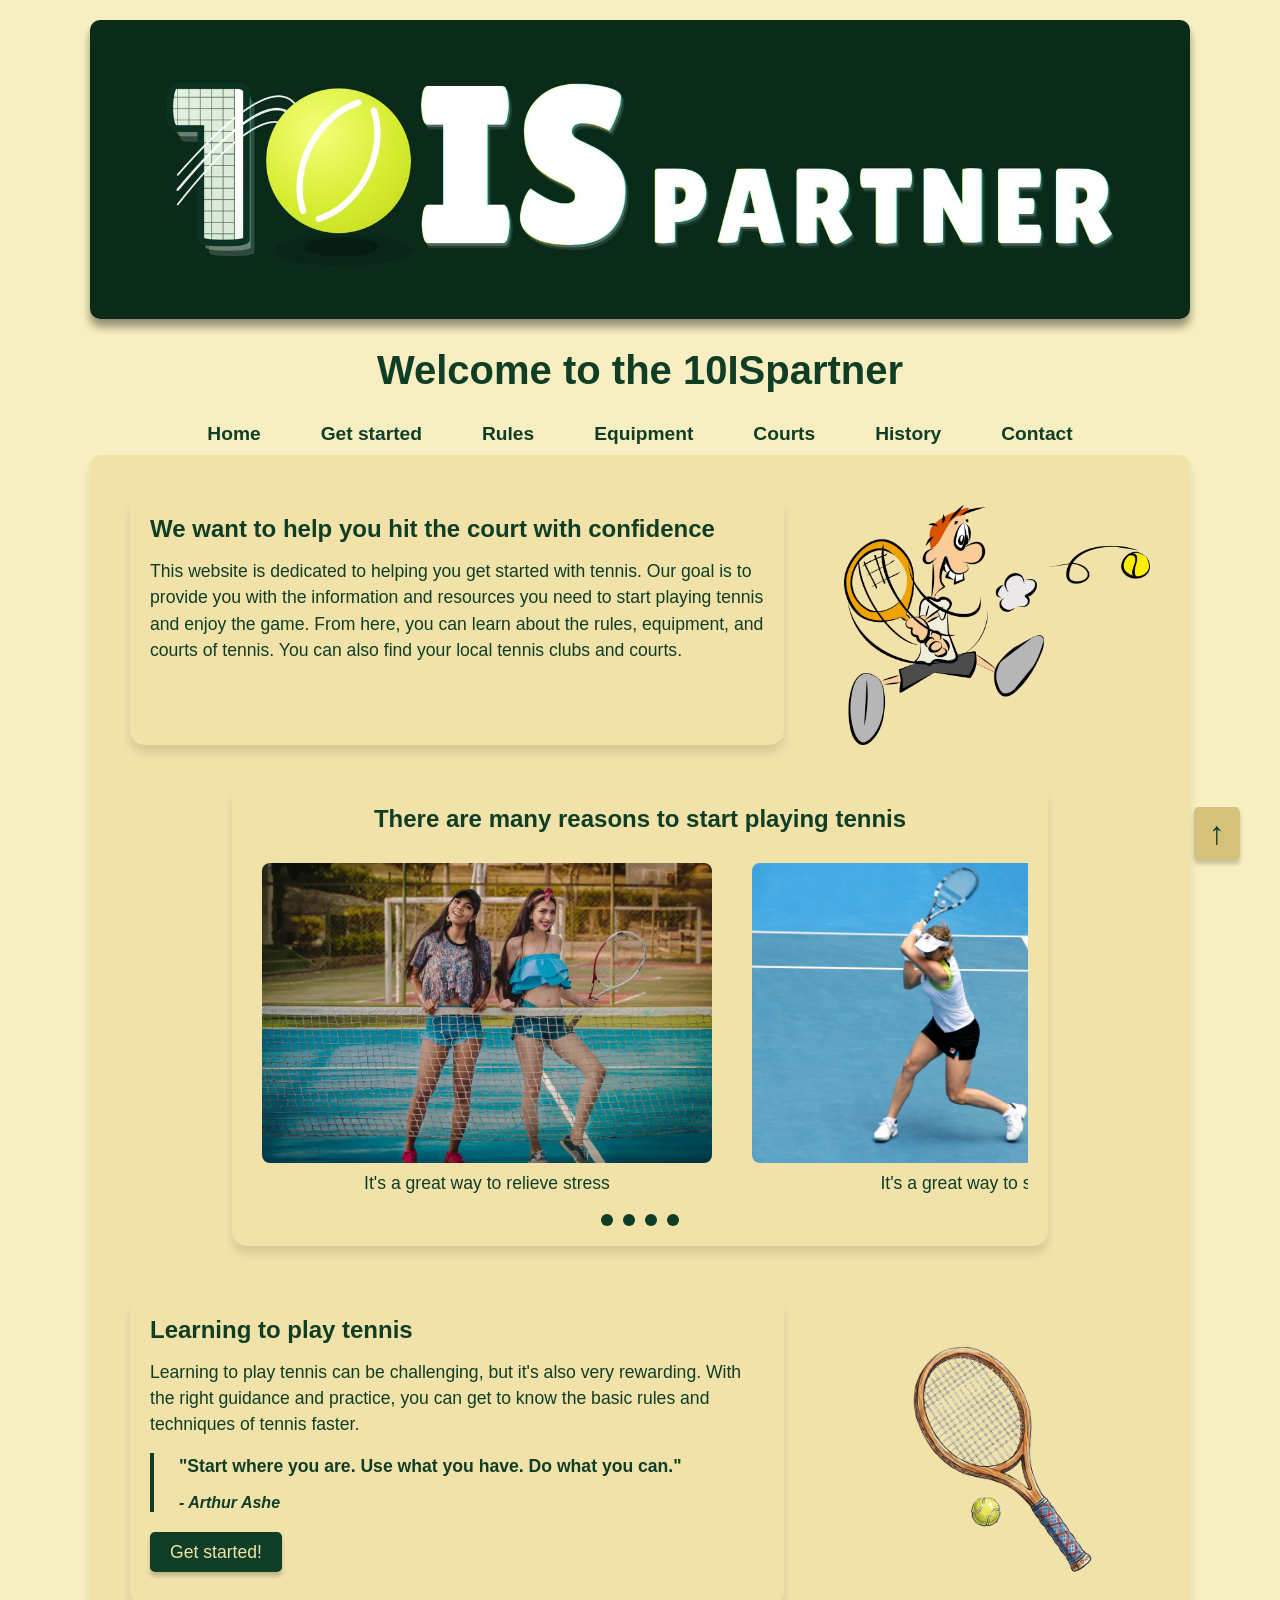
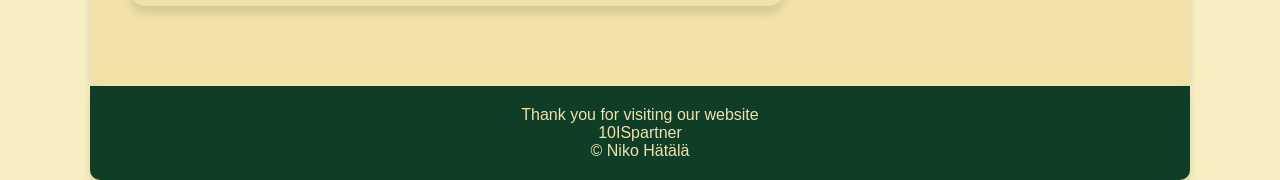
<file: index.html>
<!DOCTYPE html>
<html lang="en">

<head>
    <meta charset="UTF-8">
    <meta name="viewport" content="width=device-width, initial-scale=1.0">
    <title>10ISpartner</title>
    <link rel="stylesheet" href="css/styles.css">
    <link rel="icon" href="images/logos/favicon.svg" type="image/svg+xml">
</head>

<body>
    <header class="header">
        <!-- MENU TOGGLE AND HAMBURGER MENU ICON -->
        <input type="checkbox" id="index-open-menu" class="index-menu-toggle">
        <label for="index-open-menu" class="index-menu-icon">&#9776;</label>
        <!-- LOGO -->
        <a href="index.html">
            <img class="logo" src="images/logos/logodark.png" alt="tennispartner logo" width="1800" height="489">
        </a>
        <h1>Welcome to the 10ISpartner</h1>
        <!-- NAVIGATION -->
        <section class="navbar">
            <nav>
                <ul>
                    <li><a href="index.html">Home</a></li>
                    <li><a href="getstarted.html">Get started</a></li>
                    <li><a href="rules.html">Rules</a></li>
                    <li><a href="equipment.html">Equipment</a></li>
                    <li><a href="courts.html">Courts</a></li>
                    <li><a href="history.html">History</a></li>
                    <li><a href="contact.html">Contact</a></li>
                </ul>
            </nav>
        </section>
    </header>

    <main class="container">
        <article>
            <!-- INTRO -->
            <section class="intro">
                <div class="intro-text">
                    <h2>We want to help you hit the court with confidence</h2>
                    <p>This website is dedicated to helping you get started with tennis.
                        Our goal is to provide you with the information and resources
                        you need to start playing tennis and enjoy the game.
                        From here, you can learn about the rules, equipment, and courts of tennis.
                        You can also find your local tennis clubs and courts.</p>
                </div>
                <img class="vector-img" src="images/index-images/intro-cartoon-1920.webp"
                    alt="cartoon tennis player hitting a ball" width="1920" height="1080">
            </section>

            <!-- REASONS TO PLAY CAROUSEL -->
            <section class="carousel-container">
                <h2>There are many reasons to start playing tennis</h2>
                <div class="carousel">
                    <figure class="carousel-item" id="nostress">
                        <img src="images/index-images/nostress-1080.webp" alt="two women smiling on tennis court"
                            width="1080" height="720" loading="lazy">
                        <figcaption>It's a great way to relieve stress</figcaption>
                    </figure>
                    <figure class="carousel-item" id="fit">
                        <img src="images/index-images/fit-1920.webp" alt="a woman hitting a tennis ball" width="1920"
                            height="1080" loading="lazy">
                        <figcaption>It's a great way to stay fit</figcaption>
                    </figure>
                    <figure class="carousel-item" id="friends">
                        <img src="images/index-images/friends-1920.webp" alt="children playing tennis together"
                            width="1920" height="1080" loading="lazy">
                        <figcaption>It's a great way to make friends</figcaption>
                    </figure>
                    <figure class="carousel-item" id="fun">
                        <img src="images/index-images/fun-1920.webp" alt="happy dog surrounded by tennis balls"
                            width="1920" height="1080" loading="lazy">
                        <figcaption>It's a great way to have fun</figcaption>
                    </figure>
                </div>
                <nav class="carousel-nav">
                    <a href="#nostress" class="carousel-dot" aria-label="Slide 1: Relieve stress"></a>
                    <a href="#fit" class="carousel-dot" aria-label="Slide 2: Stay fit"></a>
                    <a href="#friends" class="carousel-dot" aria-label="Slide 3: Make friends"></a>
                    <a href="#fun" class="carousel-dot" aria-label="Slide 4: Have fun"></a>
                </nav>
            </section>

            <!-- TIPS FOR STARTING TO PLAY TENNIS -->
            <section class="basic">
                <div class="basic-text">
                    <h2>Learning to play tennis</h2>
                    <p>Learning to play tennis can be challenging, but it's also very rewarding.
                        With the right guidance and practice, you can get to know the basic rules
                        and techniques of tennis faster.</p>
                    <blockquote>
                        <p>"Start where you are. Use what you have. Do what you can."</p>
                        <cite>- Arthur Ashe</cite>
                    </blockquote>
                    <a href='getstarted.html' class="weblink-button">Get started!</a>
                </div>
                <img class="vector-img" src="images/index-images/tips-img-720.webp" alt="cartoon tennis racket and ball"
                    width="720" height="720" loading="lazy">
            </section>
        </article>
    </main>

    <!-- FOOTER -->
    <footer class="footer">
        <p>Thank you for visiting our website</p>
        <p>10ISpartner</p>
        <p>&copy; Niko Hätälä</p>
    </footer>

    <!-- BACK TO TOP BUTTON -->
    <a href="#" class="back-to-top" aria-label="Back to top">↑</a>
</body>

</html>
</file>
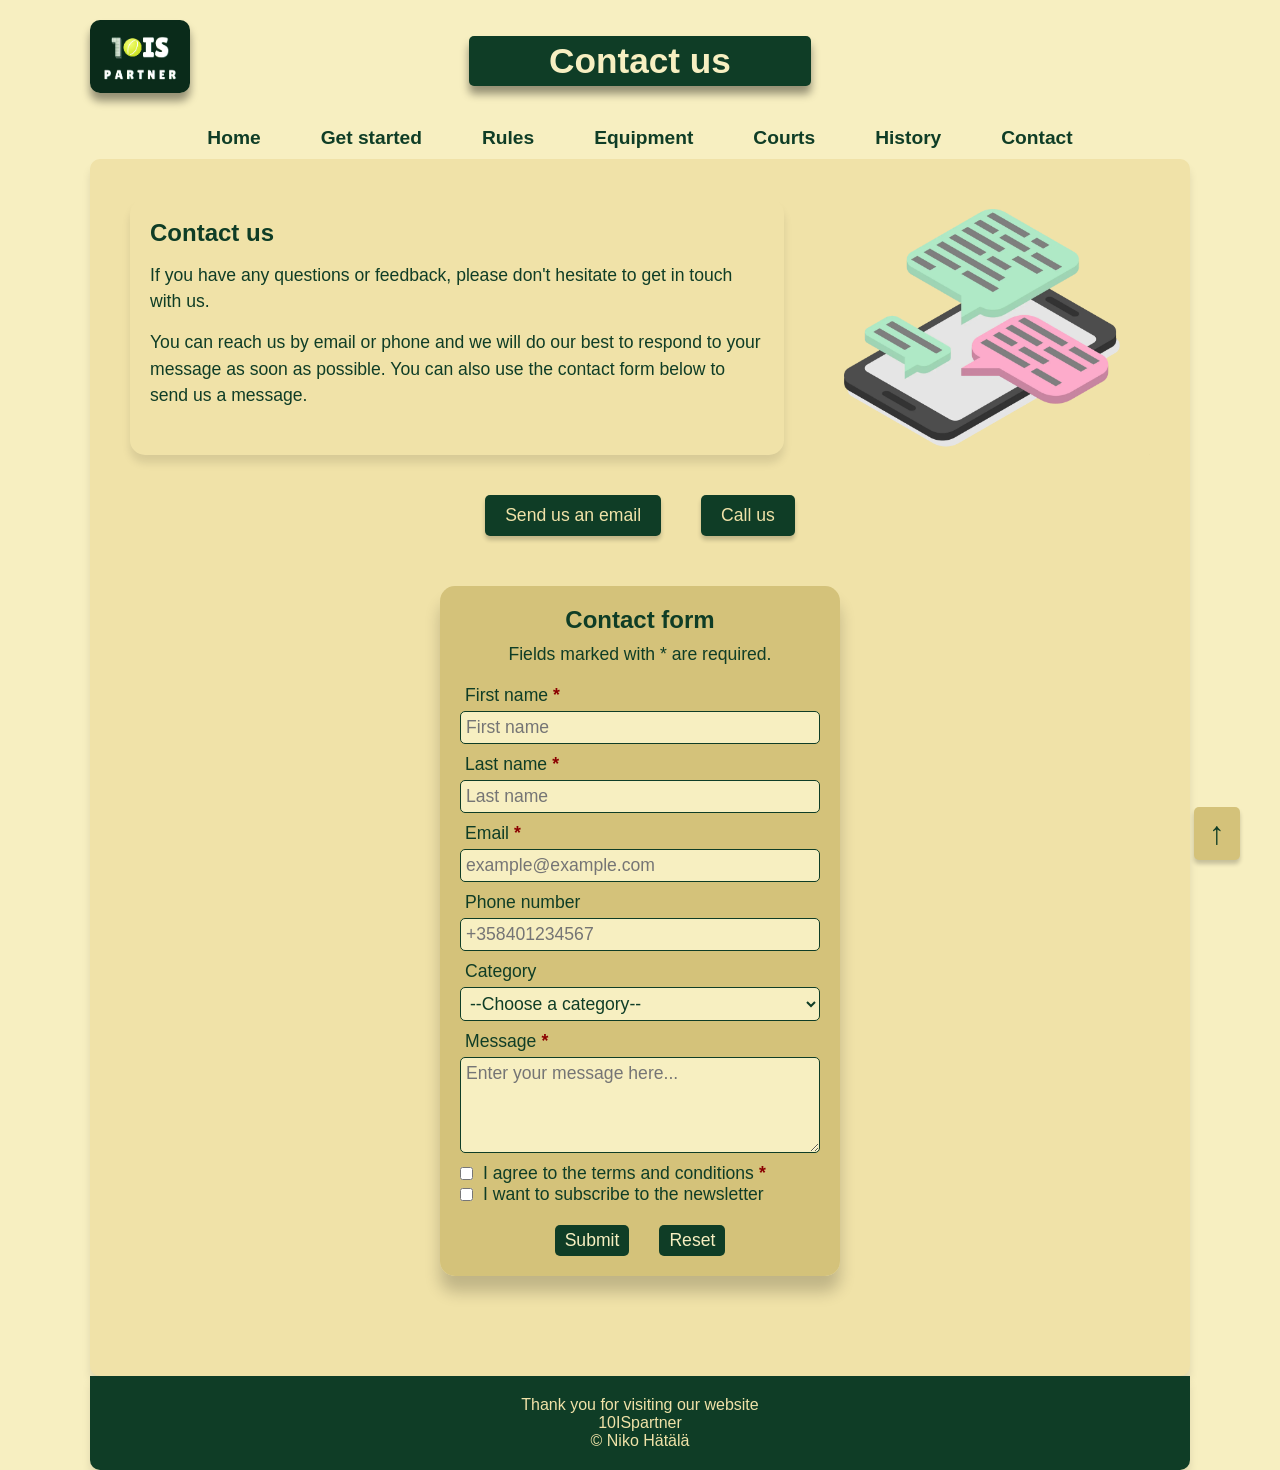
<file: contact.html>
<!DOCTYPE html>
<html lang="en">

<head>
    <meta charset="UTF-8">
    <meta name="viewport" content="width=device-width, initial-scale=1.0">
    <title>10ISpartner - Contact us</title>
    <link rel="stylesheet" href="css/styles.css">
    <link rel="icon" href="images/logos/favicon.svg" type="image/svg+xml">
</head>

<body>
    <header class="header">
        <!-- MENU TOGGLE -->
        <input type="checkbox" id="open-menu" class="menu-toggle">
        <!-- HEADER AND LOGO -->
        <div class="stackedlogo-container">
            <a class="stackedlogo-link" href="index.html">
                <img class="stackedlogo" src="images/logos/stackedlogodark.png" alt="tennispartner icon" width="1100" height="799">
            </a>
            <!-- HAMBURGER MENU ICON -->
            <label for="open-menu" class="menu-icon">&#9776;</label>
            <h1>Contact us</h1>
        </div>

        <!-- NAVIGATION -->
        <section class="navbar">
            <nav>
                <ul>
                    <li><a href="index.html">Home</a></li>
                    <li><a href="getstarted.html">Get started</a></li>
                    <li><a href="rules.html">Rules</a></li>
                    <li><a href="equipment.html">Equipment</a></li>
                    <li><a href="courts.html">Courts</a></li>
                    <li><a href="history.html">History</a></li>
                    <li><a href="contact.html">Contact</a></li>
                </ul>
            </nav>
        </section>
    </header>

    <!-- MAIN -->
    <main class="container">
        <article>
            <!-- CONTACT US -->
            <section class="intro">
                <div class="intro-text">
                    <h2>Contact us</h2>
                    <p>If you have any questions or feedback, please don't hesitate to get in touch with us.</p>
                    <p>You can reach us by email or phone and we will do our best to respond to your message as soon as
                        possible. You can also use the contact form below to send us a message.</p>
                </div>
                <img class="vector-img" src="images/contact-images/contactus-1920.webp"
                    alt="phone with messages popping out" width="1920" height="1548">
            </section>

            <!-- CONTACT BUTTONS -->
            <section class="contact-buttons">
                <a class="weblink-button" href="mailto:notrealmail@10ispartner.com">Send us an email</a>
                <a class="weblink-button" href="tel:+358123456789">Call us</a>
            </section>
            <!-- CONTACT FORM -->
            <section class="form">
                <form action="#" method="post">
                    <fieldset>
                        <h2>Contact form</h2>
                        <p>Fields marked with * are required.</p>
                        <div class="form-field">
                            <label for="firstname">First name<span class="required">*</span></label>
                            <input type="text" id="firstname" name="firstname" placeholder="First name"
                                autocomplete="given-name" maxlength="50" required>
                        </div>
                        <div class="form-field">
                            <label for="lastname">Last name<span class="required">*</span></label>
                            <input type="text" id="lastname" name="lastname" placeholder="Last name"
                                autocomplete="family-name" maxlength="50" required>
                        </div>
                        <div class="form-field">
                            <label for="email">Email<span class="required">*</span></label>
                            <input type="email" id="email" name="email" placeholder="example@example.com"
                                autocomplete="email" maxlength="100" required>
                        </div>
                        <div class="form-field">
                            <label for="telephone">Phone number</label>
                            <input type="tel" id="telephone" name="telephone" placeholder="+358401234567"
                                autocomplete="tel">
                        </div>
                        <div class="form-field">
                            <label for="category">Category</label>
                            <select name="category" id="category" required>
                                <option value="" disabled selected>--Choose a category--</option>
                                <option value="general">General questions</option>
                                <option value="guidance">Personal guidance</option>
                                <option value="feedback">Feedback</option>
                                <option value="support">Support</option>
                                <option value="other">Other</option>
                            </select>
                        </div>
                        <div class="form-field">
                            <label for="message">Message<span class="required">*</span></label>
                            <textarea id="message" name="message" rows="4" cols="50"
                                placeholder="Enter your message here..." required></textarea>
                        </div>
                        <div class="checkbox">
                            <input type="checkbox" id="terms" name="terms" required>
                            <label for="terms">I agree to the terms and conditions<span
                                    class="required">*</span></label>
                        </div>
                        <div class="checkbox">
                            <input type="checkbox" id="newsletter" name="newsletter">
                            <label for="newsletter">I want to subscribe to the newsletter</label>
                        </div>
                        <!-- FORM BUTTONS -->
                        <div class="form-buttons">
                            <button class="submit-button" type="submit">Submit</button>
                            <button class="reset-button" type="reset">Reset</button>
                        </div>
                    </fieldset>
                </form>
            </section>
        </article>
    </main>

    <!-- FOOTER -->
    <footer class="footer">
        <p>Thank you for visiting our website</p>
        <p>10ISpartner</p>
        <p>&copy; Niko Hätälä</p>
    </footer>

    <!-- BACK TO TOP BUTTON -->
    <a href="#" class="back-to-top" aria-label="Back to top">↑</a>
</body>

</html>
</file>
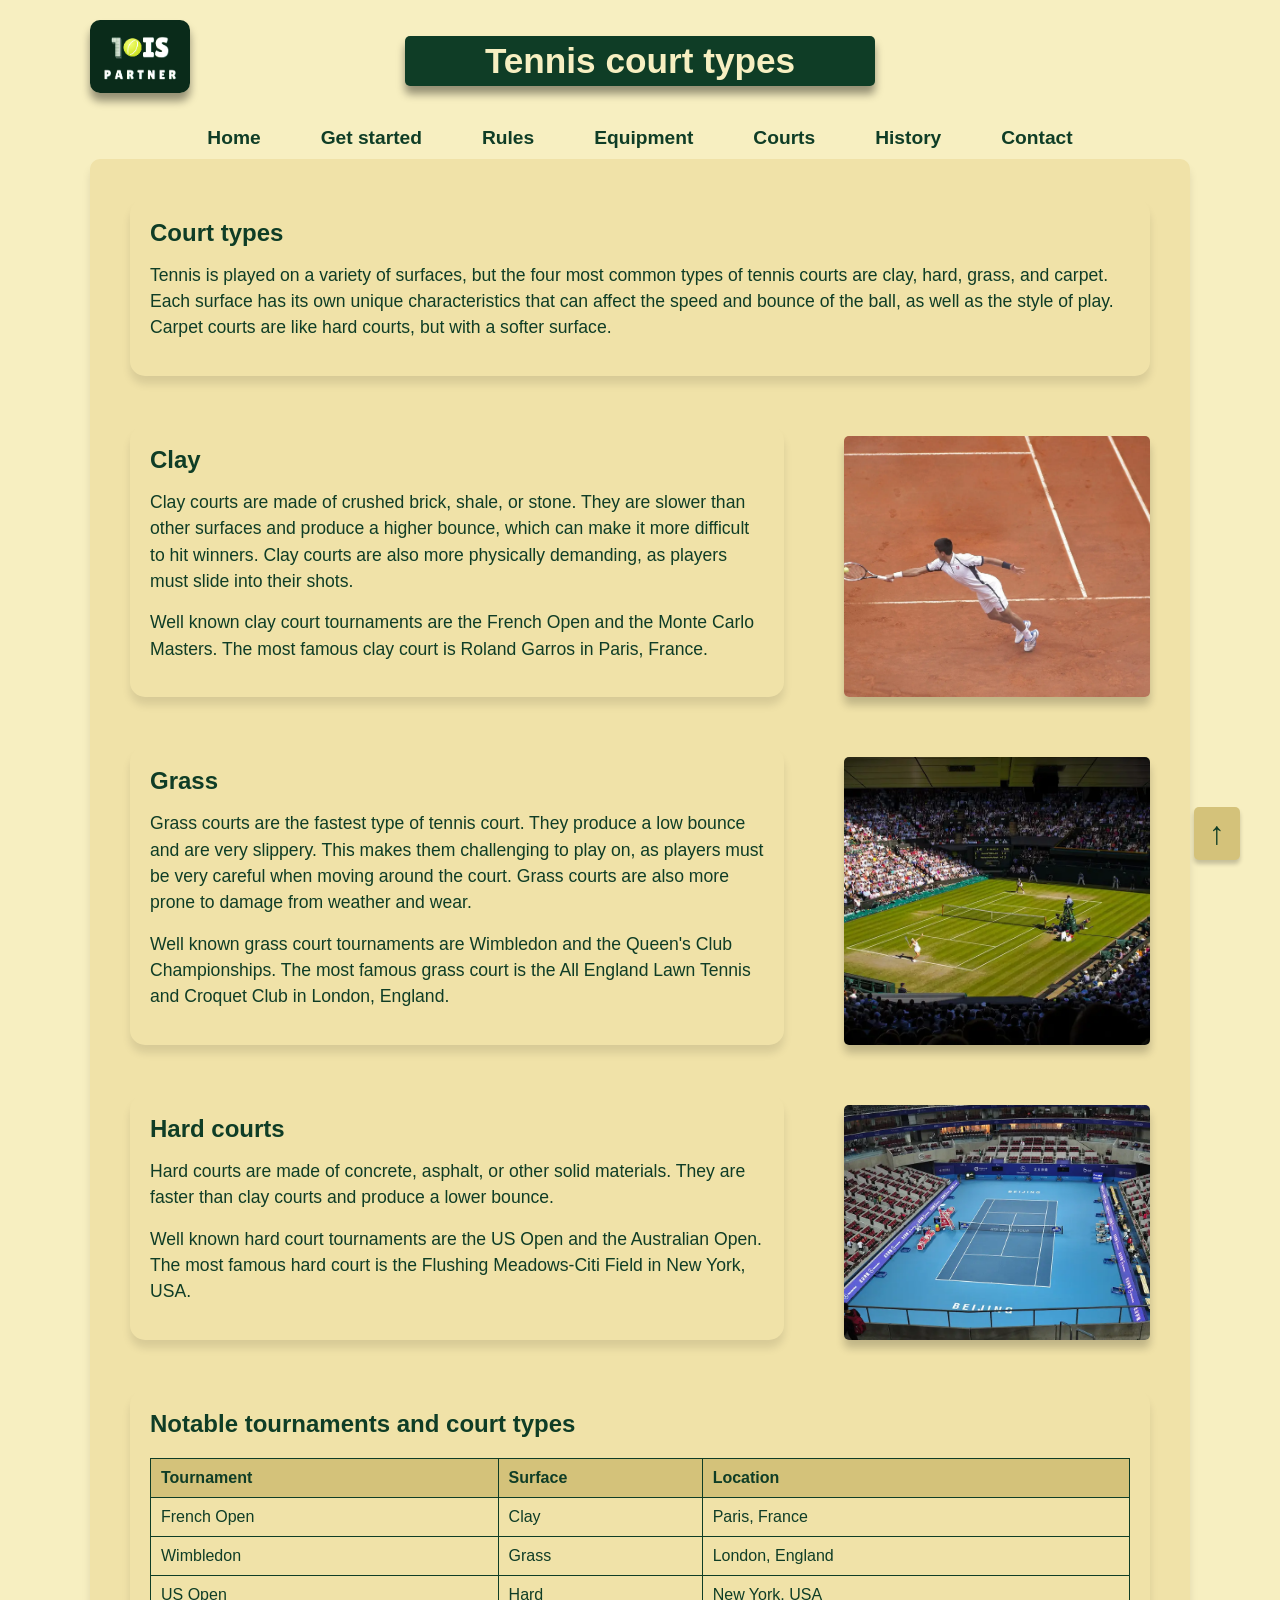
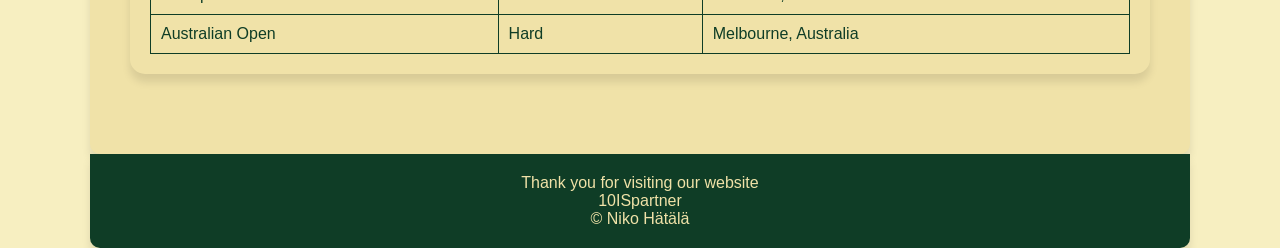
<file: courts.html>
<!DOCTYPE html>
<html lang="en">

<head>
    <meta charset="UTF-8">
    <meta name="viewport" content="width=device-width, initial-scale=1.0">
    <title>10ISpartner - Tennis courts</title>
    <link rel="stylesheet" href="css/styles.css">
    <link rel="icon" href="images/logos/favicon.svg" type="image/svg+xml">
</head>

<body>
    <header class="header">
        <!-- MENU TOGGLE -->
        <input type="checkbox" id="open-menu" class="menu-toggle">
        <!-- HEADER AND LOGO -->
        <div class="stackedlogo-container">
            <a class="stackedlogo-link" href="index.html">
                <img class="stackedlogo" src="images/logos/stackedlogodark.png" alt="tennispartner icon" width="1100" height="799">
            </a>
            <!-- HAMBURGER MENU ICON -->
            <label for="open-menu" class="menu-icon">&#9776;</label>
            <h1>Tennis court types</h1>
        </div>

        <!-- NAVIGATION -->
        <section class="navbar">
            <nav>
                <ul>
                    <li><a href="index.html">Home</a></li>
                    <li><a href="getstarted.html">Get started</a></li>
                    <li><a href="rules.html">Rules</a></li>
                    <li><a href="equipment.html">Equipment</a></li>
                    <li><a href="courts.html">Courts</a></li>
                    <li><a href="history.html">History</a></li>
                    <li><a href="contact.html">Contact</a></li>
                </ul>
            </nav>
        </section>
    </header>

    <!-- MAIN -->
    <main class="container">
        <article>
            <!-- COURT TYPES -->
            <section class="intro">
                <div class="intro-text">
                    <h2>Court types</h2>
                    <p>Tennis is played on a variety of surfaces, but the four most common types of tennis courts are
                        clay,
                        hard, grass, and carpet. Each surface has its own unique characteristics that can affect the
                        speed and bounce of the ball,
                        as well as the style of play. Carpet courts are like hard courts, but with a softer surface.</p>
                    </p>
                </div>
            </section>

            <!-- CLAY -->
            <section class="basic">
                <div class="basic-text">
                    <h2>Clay</h2>
                    <p>Clay courts are made of crushed brick, shale, or stone. They are slower than other surfaces and
                        produce a higher bounce,
                        which can make it more difficult to hit winners. Clay courts are also more physically demanding,
                        as players must slide into their shots.</p>
                    <p>
                        Well known clay court tournaments are the French Open and the Monte Carlo Masters.
                        The most famous clay court is Roland Garros in Paris, France.
                    </p>
                </div>
                <img class="basic-img" src="images/courts-images/clay-court-1920.webp" alt="clay court" width="1920"
                    height="1227">
            </section>

            <!-- GRASS -->
            <section class="basic">
                <div class="basic-text">
                    <h2>Grass</h2>
                    <p>Grass courts are the fastest type of tennis court. They produce a low bounce and are very
                        slippery.
                        This makes them challenging to play on, as players must be very careful when moving around the
                        court.
                        Grass courts are also more prone to damage from weather and wear.</p>
                    <p>
                        Well known grass court tournaments are Wimbledon and the Queen's Club Championships.
                        The most famous grass court is the All England Lawn Tennis and Croquet Club in London, England.
                    </p>
                </div>
                <img class="basic-img" src="images/courts-images/grass-court-960.webp" alt="grass court" width="960"
                    height="640" loading="lazy">
            </section>

            <!-- HARD COURT -->
            <section class="basic">
                <div class="basic-text">
                    <h2>Hard courts</h2>
                    <p>Hard courts are made of concrete, asphalt, or other solid materials. They are faster than clay
                        courts and produce a lower bounce.</p>
                    <p>
                        Well known hard court tournaments are the US Open and the Australian Open.
                        The most famous hard court is the Flushing Meadows-Citi Field in New York, USA.
                    </p>
                </div>
                <img class="basic-img" src="images/courts-images/hard-court-960.webp" alt="hard court with blue surface"
                    width="960" height="638" loading="lazy">
            </section>

            <!-- TABLE OF NOTABLE TOURNAMENTS -->
            <section class="basic">
                <div class="basic-text">
                    <h2>Notable tournaments and court types</h2>
                    <table class="table">
                        <thead>
                            <tr>
                                <th>Tournament</th>
                                <th>Surface</th>
                                <th>Location</th>
                            </tr>
                        </thead>
                        <tbody>
                            <tr>
                                <td>French Open</td>
                                <td>Clay</td>
                                <td>Paris, France</td>
                            </tr>
                            <tr>
                                <td>Wimbledon</td>
                                <td>Grass</td>
                                <td>London, England</td>
                            </tr>
                            <tr>
                                <td>US Open</td>
                                <td>Hard</td>
                                <td>New York, USA</td>
                            </tr>
                            <tr>
                                <td>Australian Open</td>
                                <td>Hard</td>
                                <td>Melbourne, Australia</td>
                            </tr>
                        </tbody>
                    </table>
                </div>
            </section>
        </article>
    </main>

    <!-- FOOTER -->
    <footer class="footer">
        <p>Thank you for visiting our website</p>
        <p>10ISpartner</p>
        <p>&copy; Niko Hätälä</p>
    </footer>

    <!-- BACK TO TOP BUTTON -->
    <a href="#" class="back-to-top" aria-label="Back to top">↑</a>
</body>

</html>
</file>
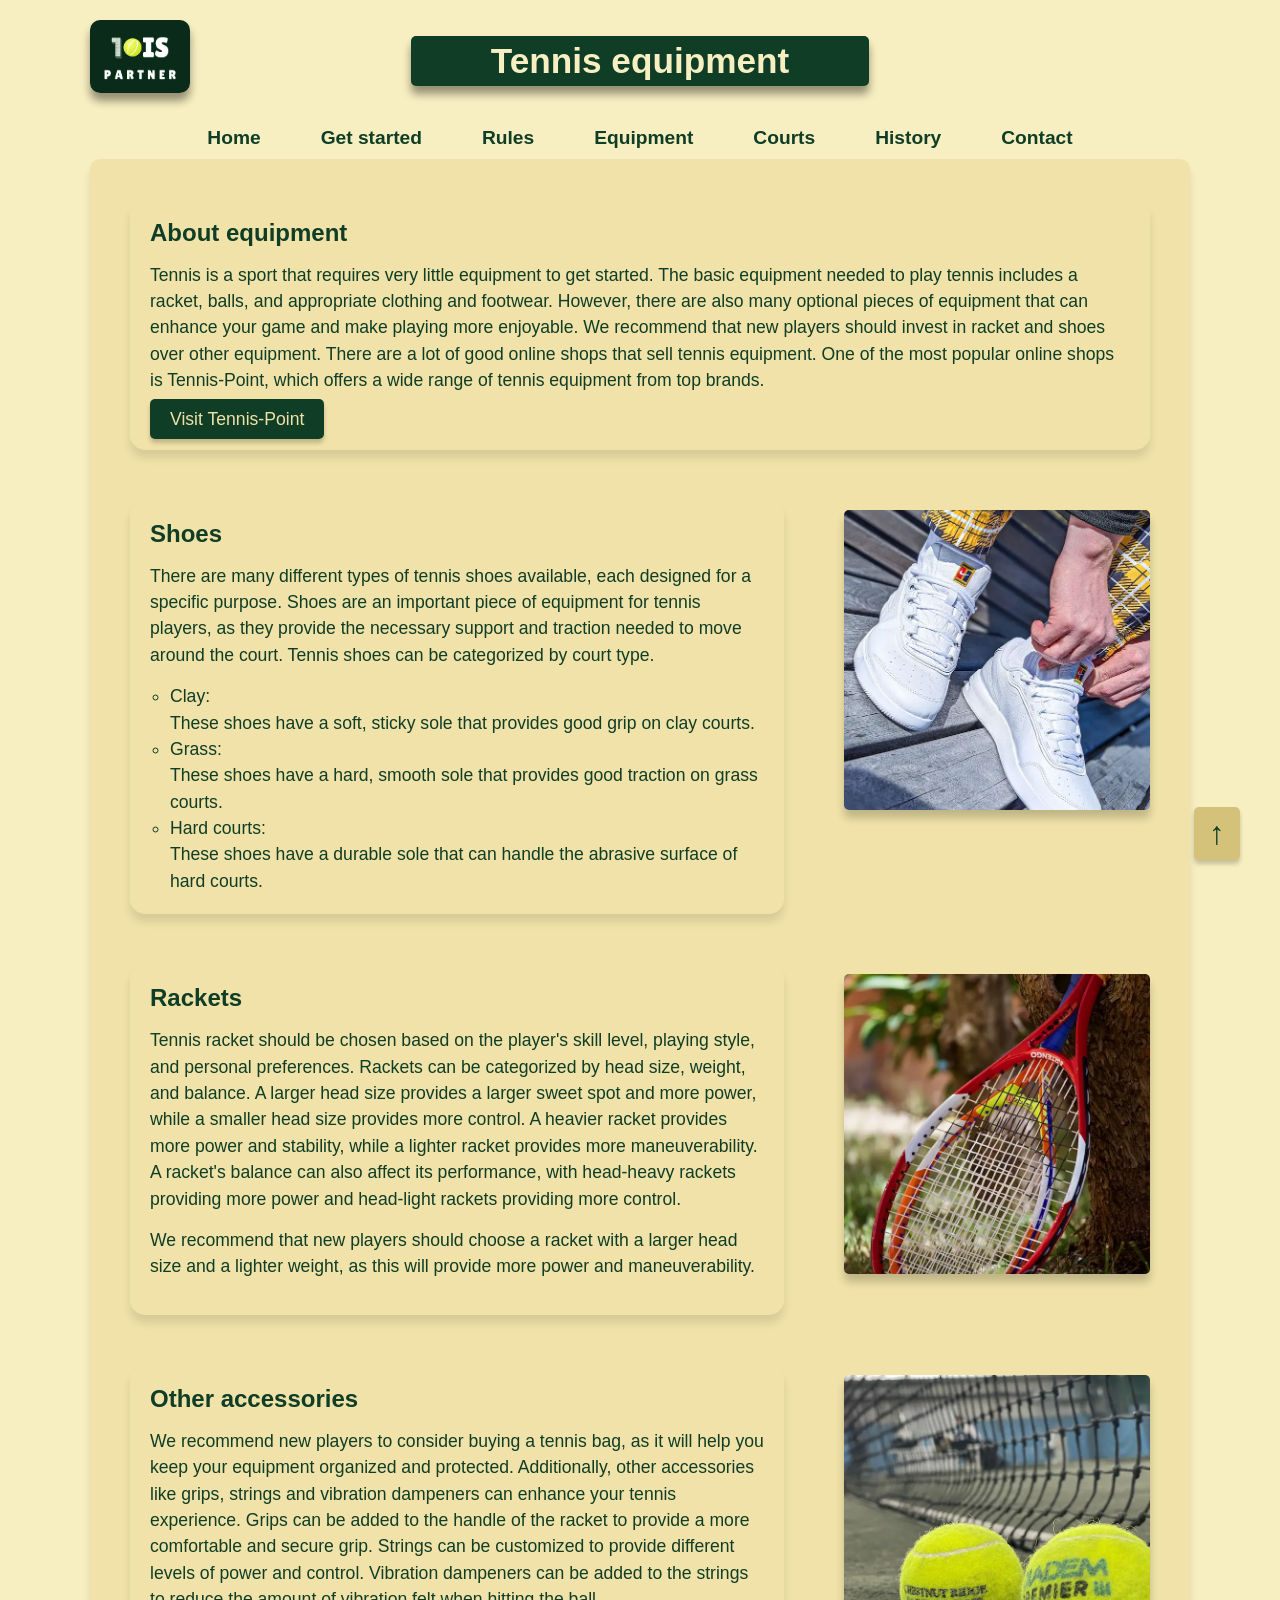
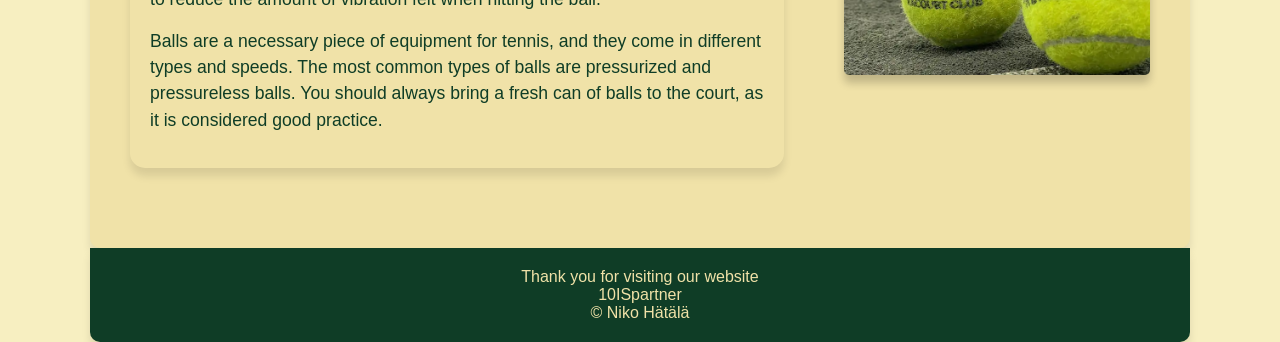
<file: equipment.html>
<!DOCTYPE html>
<html lang="en">

<head>
    <meta charset="UTF-8">
    <meta name="viewport" content="width=device-width, initial-scale=1.0">
    <title>10ISpartner - Tennis equipment</title>
    <link rel="stylesheet" href="css/styles.css">
    <link rel="icon" href="images/logos/favicon.svg" type="image/svg+xml">
</head>

<body>
    <header class="header">
        <!-- MENU TOGGLE -->
        <input type="checkbox" id="open-menu" class="menu-toggle">
        <!-- LOGO -->
        <div class="stackedlogo-container">
            <a class="stackedlogo-link" href="index.html">
                <img class="stackedlogo" src="images/logos/stackedlogodark.png" alt="tennispartner icon" width="1100" height="799">
            </a>
            <!-- HAMBURGER MENU ICON -->
            <label for="open-menu" class="menu-icon">&#9776;</label>
            <h1>Tennis equipment</h1>
        </div>
        <!-- NAVIGATION -->
        <section class="navbar">
            <nav>
                <ul>
                    <li><a href="index.html">Home</a></li>
                    <li><a href="getstarted.html">Get started</a></li>
                    <li><a href="rules.html">Rules</a></li>
                    <li><a href="equipment.html">Equipment</a></li>
                    <li><a href="courts.html">Courts</a></li>
                    <li><a href="history.html">History</a></li>
                    <li><a href="contact.html">Contact</a></li>
                </ul>
            </nav>
        </section>
    </header>
    <main class="container">
        <article>
            <!-- ABOUT EQUIPMENT -->
            <section class="intro">
                <div class="intro-text">
                    <h2>About equipment</h2>
                    <p>Tennis is a sport that requires very little equipment to get started.
                        The basic equipment needed to play tennis includes a racket, balls, and appropriate clothing and
                        footwear.
                        However, there are also many optional pieces of equipment that can enhance your game and make
                        playing more enjoyable.
                        We recommend that new players should invest in racket and shoes over other equipment.
                        There are a lot of good online shops that sell tennis equipment. One of the most popular online
                        shops is Tennis-Point,
                        which offers a wide range of tennis equipment from top brands.
                    </p>
                    <a class="weblink-button" href="https://www.tennis-point.com/" target="_blank">Visit
                        Tennis-Point</a>
                </div>
            </section>

            <!-- SHOES -->
            <section class="basic">
                <div class="basic-text">
                    <h2>Shoes</h2>
                    <p>There are many different types of tennis shoes available, each designed for a specific purpose.
                        Shoes are an important piece of equipment for tennis players,
                        as they provide the necessary support and traction needed to move around the court.
                        Tennis shoes can be categorized by court type.</p>
                    <ul>
                        <li>Clay: <br>These shoes have a soft, sticky sole that provides good grip on clay courts.</li>
                        <li>Grass: <br>These shoes have a hard, smooth sole that provides good traction on grass courts.
                        </li>
                        <li>Hard courts: <br>These shoes have a durable sole that can handle the abrasive surface of
                            hard courts.</li>
                    </ul>
                </div>
                <img class="basic-img" src="images/equipment-images/shoes-640.webp"
                    alt="human putting on a pair of Nike tennis shoes" width="640" height="853">
            </section>

            <!-- RACKETS -->
            <section class="basic">
                <div class="basic-text">
                    <h2>Rackets</h2>
                    <p>Tennis racket should be chosen based on the player's skill level, playing style, and personal
                        preferences.
                        Rackets can be categorized by head size, weight, and balance.
                        A larger head size provides a larger sweet spot and more power, while a smaller head size
                        provides more control.
                        A heavier racket provides more power and stability, while a lighter racket provides more
                        maneuverability.
                        A racket's balance can also affect its performance, with head-heavy rackets providing more power
                        and head-light rackets providing more control.
                    </p>
                    <p>
                        We recommend that new players should choose a racket with a larger head size and a lighter
                        weight,
                        as this will provide more power and maneuverability.
                    </p>
                </div>
                <img class="basic-img" src="images/equipment-images/rackets-640.webp" alt="tennis rackets by a tree"
                    width="640" height="960" loading="lazy">
            </section>

            <!-- OTHER ACCESSORIES -->
            <section class="basic">
                <div class="basic-text">
                    <h2>Other accessories</h2>
                    <p>We recommend new players to consider buying a tennis bag, as it will help you keep your equipment
                        organized and protected.
                        Additionally, other accessories like grips, strings and vibration dampeners can enhance your
                        tennis experience.
                        Grips can be added to the handle of the racket to provide a more comfortable and secure grip.
                        Strings can be customized to provide different levels of power and control.
                        Vibration dampeners can be added to the strings to reduce the amount of vibration felt when
                        hitting the ball.
                    </p>
                    <p>
                        Balls are a necessary piece of equipment for tennis, and they come in different types and
                        speeds.
                        The most common types of balls are pressurized and pressureless balls. You should always bring a
                        fresh can of balls to the court,
                        as it is considered good practice.
                    </p>
                </div>
                <img class="basic-img" src="images/equipment-images/balls-720.webp" alt="tennis balls and a tennis net"
                    width="720" height="960" loading="lazy">
            </section>
        </article>
    </main>
    <footer class="footer">
        <p>Thank you for visiting our website</p>
        <p>10ISpartner</p>
        <p>&copy; Niko Hätälä</p>
    </footer>

    <!-- BACK TO TOP BUTTON -->
    <a href="#" class="back-to-top" aria-label="Back to top">↑</a>
</body>

</html>
</file>
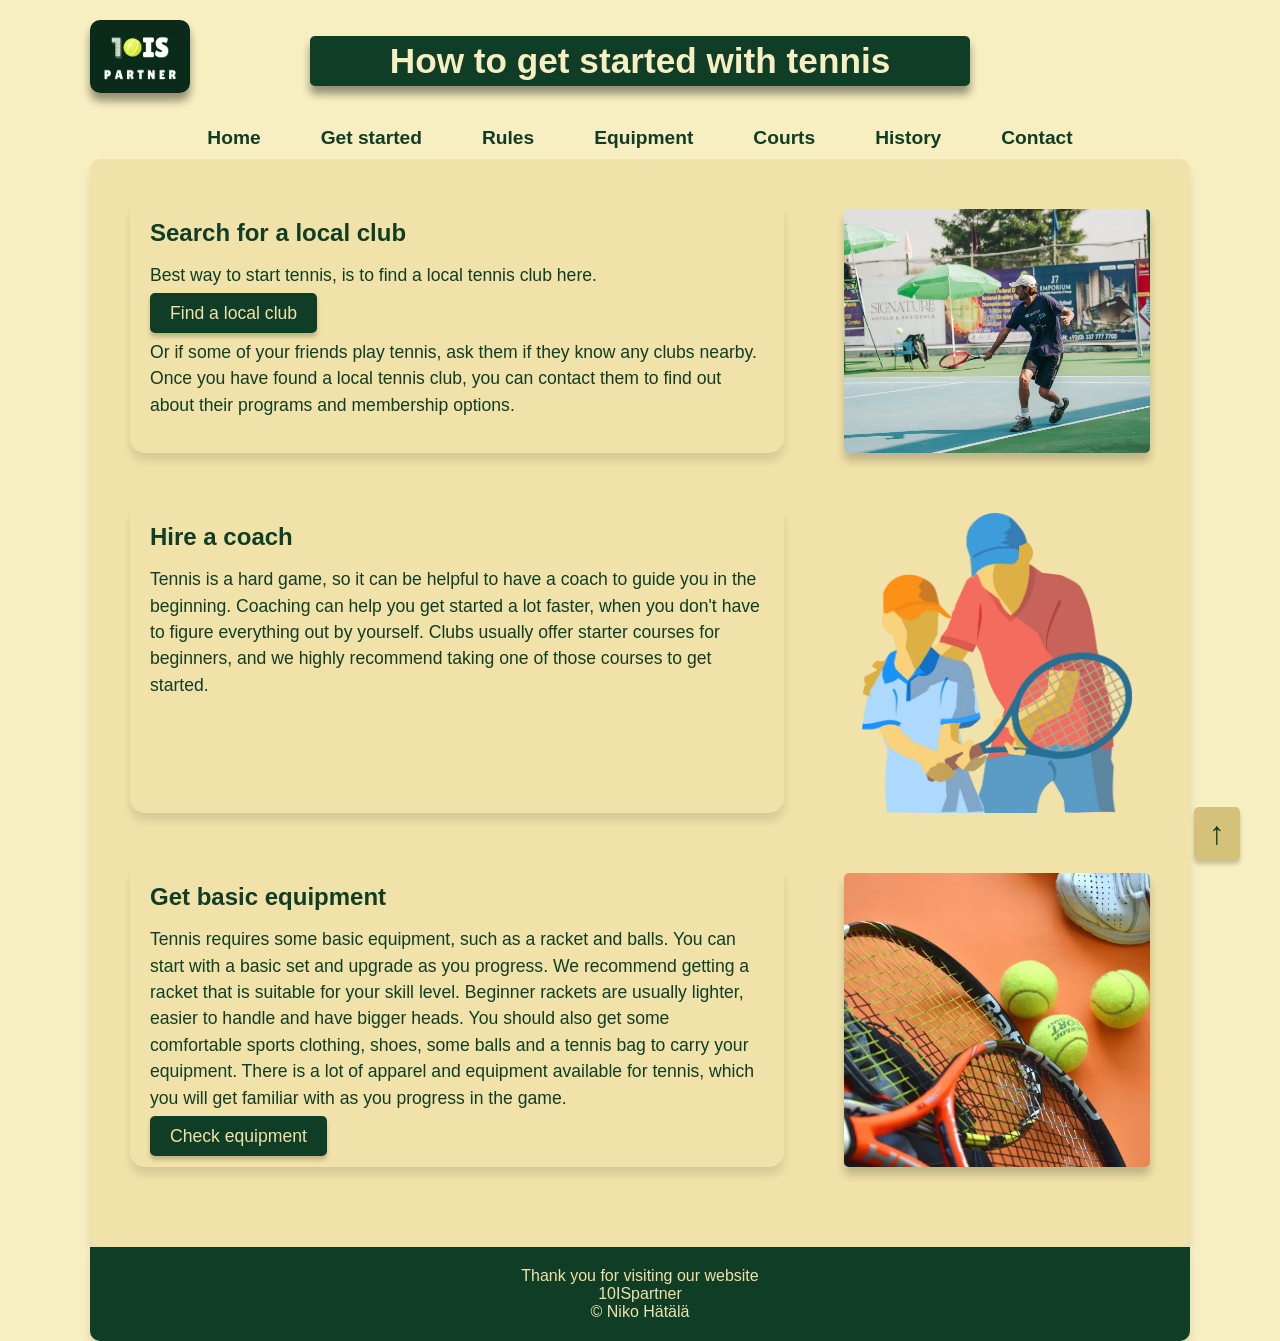
<file: getstarted.html>
<!DOCTYPE html>
<html lang="en">

<head>
    <meta charset="UTF-8">
    <meta name="viewport" content="width=device-width, initial-scale=1.0">
    <title>10ISpartner - Get started</title>
    <link rel="stylesheet" href="css/styles.css">
    <link rel="icon" href="images/logos/favicon.svg" type="image/svg+xml">
</head>

<body>
    <header class="header">
        <!-- MENU TOGGLE -->
        <input type="checkbox" id="open-menu" class="menu-toggle">
        <!-- HEADER AND LOGO -->
        <div class="stackedlogo-container">
            <a class="stackedlogo-link" href="index.html">
                <img class="stackedlogo" src="images/logos/stackedlogodark.png" alt="tennispartner icon" width="1100" height="799">
            </a>
            <!-- HAMBURGER MENU ICON -->
            <label for="open-menu" class="menu-icon">&#9776;</label>
            <h1>How to get started with tennis</h1>
        </div>

        <!-- NAVIGATION -->
        <section class="navbar">
            <nav>
                <ul>
                    <li><a href="index.html">Home</a></li>
                    <li><a href="getstarted.html">Get started</a></li>
                    <li><a href="rules.html">Rules</a></li>
                    <li><a href="equipment.html">Equipment</a></li>
                    <li><a href="courts.html">Courts</a></li>
                    <li><a href="history.html">History</a></li>
                    <li><a href="contact.html">Contact</a></li>
                </ul>
            </nav>
        </section>
    </header>

    <!-- MAIN -->
    <main class="container">
        <article>
            <!-- LOCAL CLUB -->
            <section class="intro">
                <div class="intro-text">
                    <h2>Search for a local club</h2>
                    <p>Best way to start tennis, is to find a local tennis club here.</p>
                    <a class="weblink-button" href="https://www.google.com/search?q=tennis+clubs+near+me"
                        target="_blank">Find a local club</a>
                    <p>Or if some of your friends play tennis, ask them if they know any clubs nearby. Once you have
                        found a local tennis club,
                        you can contact them to find out about their programs and membership options.
                    </p>
                </div>
                <img class="basic-img" src="images/getstarted-images/local-club-1440.webp"
                    alt="player playing tennis on a court" width="1440" height="960">
            </section>

            <!-- COACHING -->
            <section class="basic">
                <div class="basic-text">
                    <h2>Hire a coach</h2>
                    <p>Tennis is a hard game, so it can be helpful to have a coach to guide you in the beginning.
                        Coaching can help you get started a lot faster, when you don't have to figure everything out by
                        yourself.
                        Clubs usually offer starter courses for beginners, and we highly recommend taking one of those
                        courses to get started.
                    </p>
                </div>
                <img class="vector-img" src="images/getstarted-images/teacher-1155.webp"
                    alt="tennis coach teaching a student" width="1155" height="1280">
            </section>

            <!-- GET BASIC EQUIPMENT -->
            <section class="basic">
                <div class="basic-text">
                    <h2>Get basic equipment</h2>
                    <p>Tennis requires some basic equipment, such as a racket and balls. You can start with a basic set
                        and upgrade as you progress.
                        We recommend getting a racket that is suitable for your skill level. Beginner rackets are
                        usually lighter, easier to handle and have bigger heads.
                        You should also get some comfortable sports clothing, shoes, some balls and a tennis bag to
                        carry your equipment.
                        There is a lot of apparel and equipment available for tennis, which you will get familiar with
                        as you progress in the game.
                    </p>
                    <a href="equipment.html" class="weblink-button">Check equipment</a>
                </div>
                <img class="basic-img" src="images/getstarted-images/equipment-1280.webp" alt="tennis equipment"
                    width="1280" height="876" loading="lazy">
            </section>
        </article>
    </main>

    <!-- FOOTER -->
    <footer class="footer">
        <p>Thank you for visiting our website</p>
        <p>10ISpartner</p>
        <p>&copy; Niko Hätälä</p>
    </footer>

    <!-- BACK TO TOP BUTTON -->
    <a href="#" class="back-to-top" aria-label="Back to top">↑</a>
</body>

</html>
</file>
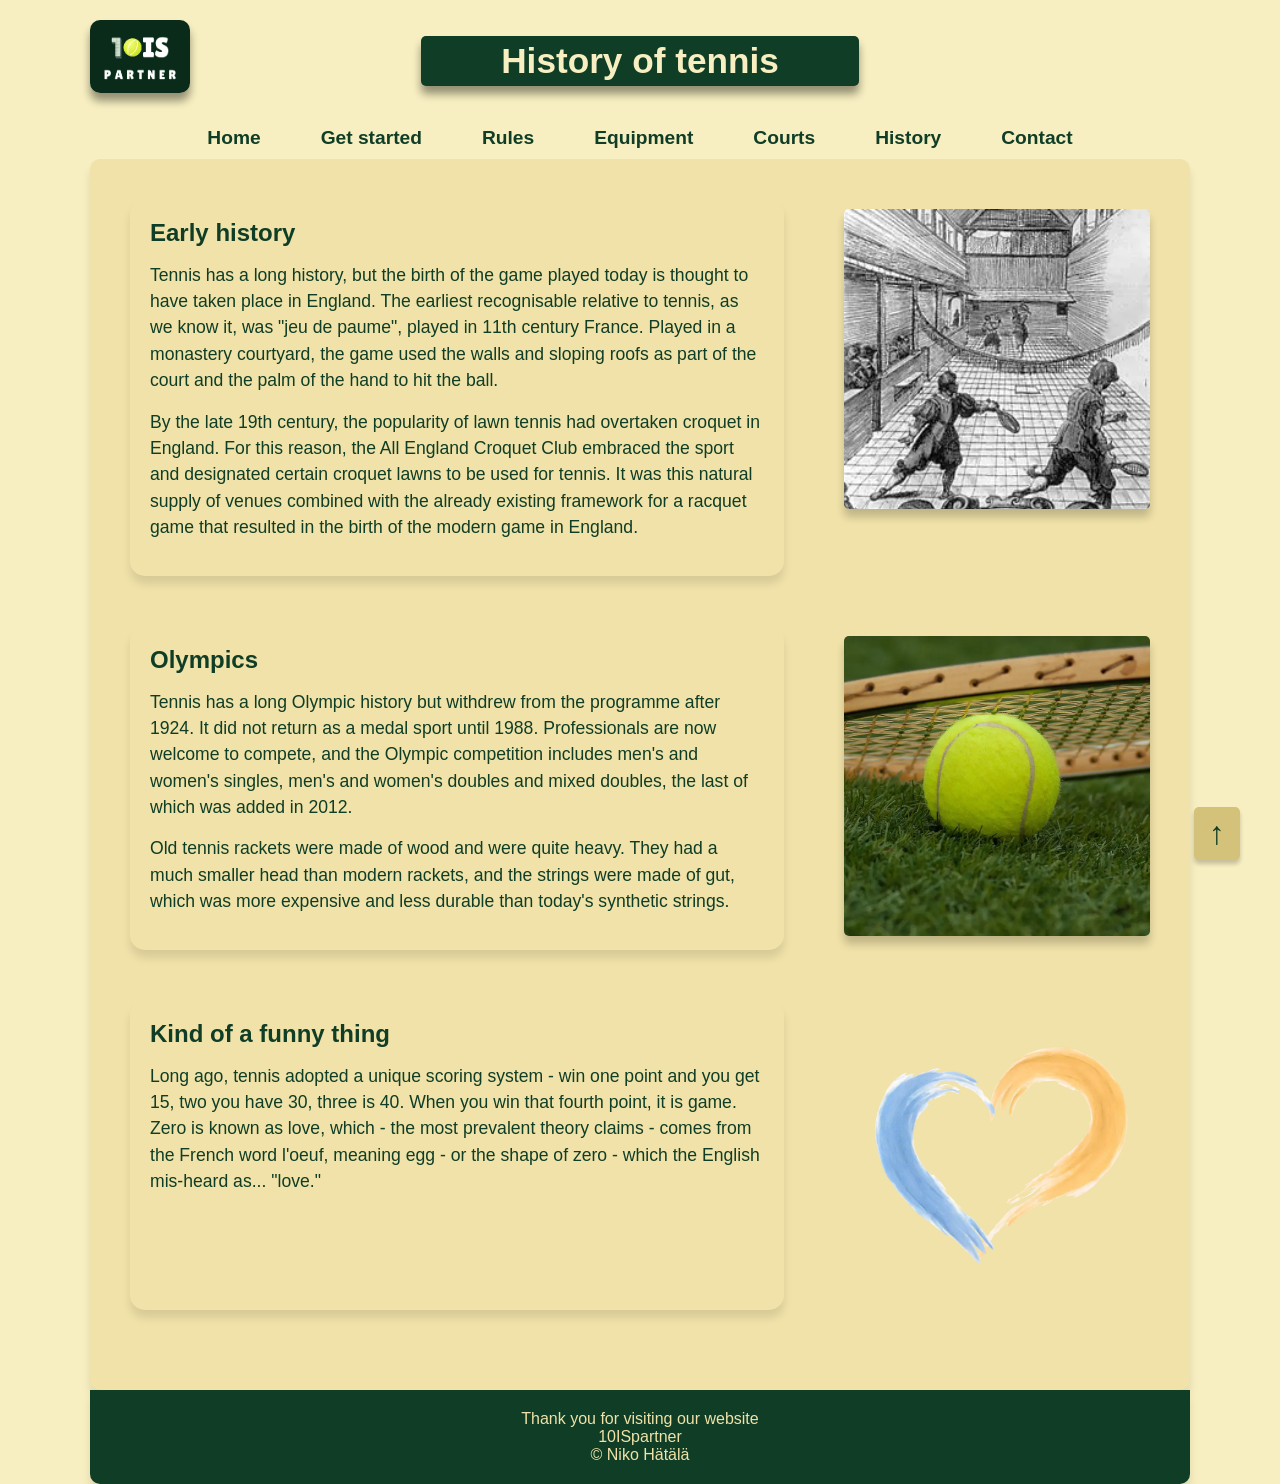
<file: history.html>
<!DOCTYPE html>
<html lang="en">

<head>
    <meta charset="UTF-8">
    <meta name="viewport" content="width=device-width, initial-scale=1.0">
    <title>10ISpartner - History of tennis</title>
    <link rel="stylesheet" href="css/styles.css">
    <link rel="icon" href="images/logos/favicon.svg" type="image/svg+xml">
</head>

<body>
    <header class="header">
        <!-- MENU TOGGLE -->
        <input type="checkbox" id="open-menu" class="menu-toggle">
        <!-- HEADER AND LOGO -->
        <div class="stackedlogo-container">
            <a class="stackedlogo-link" href="index.html">
                <img class="stackedlogo" src="images/logos/stackedlogodark.png" alt="tennispartner icon" width="1100" height="799">
            </a>
            <!-- HAMBURGER MENU ICON -->
            <label for="open-menu" class="menu-icon">&#9776;</label>
            <h1>History of tennis</h1>
        </div>

        <!-- NAVIGATION -->
        <section class="navbar">
            <nav>
                <ul>
                    <li><a href="index.html">Home</a></li>
                    <li><a href="getstarted.html">Get started</a></li>
                    <li><a href="rules.html">Rules</a></li>
                    <li><a href="equipment.html">Equipment</a></li>
                    <li><a href="courts.html">Courts</a></li>
                    <li><a href="history.html">History</a></li>
                    <li><a href="contact.html">Contact</a></li>
                </ul>
            </nav>
        </section>
    </header>

    <!-- MAIN -->
    <main class="container">
        <article>
            <!-- EARLY HISTORY -->
            <section class="intro">
                <div class="intro-text">
                    <h2>Early history</h2>
                    <p>Tennis has a long history, but the birth of the game played today is thought to have taken place
                        in England.
                        The earliest recognisable relative to tennis, as we know it, was "jeu de paume",
                        played in 11th century France. Played in a monastery courtyard,
                        the game used the walls and sloping roofs as part of the court and the palm of the hand to hit
                        the ball.
                    </p>
                    <p>By the late 19th century, the popularity of lawn tennis had overtaken croquet in England. For
                        this reason,
                        the All England Croquet Club embraced the sport and designated certain croquet lawns to be used
                        for tennis.
                        It was this natural supply of venues combined with the already existing framework for a racquet
                        game that resulted in the birth of the modern game in England.</p>
                </div>
                <img class="basic-img" src="images/history-images/jeudepaume-250.webp"
                    alt="people playing game called jeu de paume" width="250" height="332">
            </section>

            <!-- OLYMPICS -->
            <section class="basic">
                <div class="basic-text">
                    <h2>Olympics</h2>
                    <p>Tennis has a long Olympic history but withdrew from the programme after 1924. It did not return
                        as a medal sport until 1988.
                        Professionals are now welcome to compete, and the Olympic competition includes men's and women's
                        singles,
                        men's and women's doubles and mixed doubles, the last of which was added in 2012.</p>
                    <p>Old tennis rackets were made of wood and were quite heavy. They had a much smaller head than
                        modern rackets,
                        and the strings were made of gut, which was more expensive and less durable than today's
                        synthetic strings.</p>
                </div>
                <img class="basic-img" src="images/history-images/oldracket-1440.webp" alt="old tennis racket"
                    width="1440" height="804" loading="lazy">
            </section>

            <!-- KIND OF A FUNNY THING -->
            <section class="basic">
                <div class="basic-text">
                    <h2>Kind of a funny thing</h2>
                    <p>Long ago, tennis adopted a unique scoring system - win one point and you get 15, two you have 30,
                        three is 40. When you win that fourth point, it is game. Zero is known as love,
                        which - the most prevalent theory claims - comes from the French word
                        l'oeuf,
                        meaning egg - or the shape of zero - which the English mis-heard as... "love."</p>
                </div>
                <img class="vector-img" src="images/history-images/love-720.webp"
                    alt="colourful heart drawn with watercolor paint" width="720" height="720" loading="lazy">
            </section>
        </article>
    </main>

    <!-- FOOTER -->
    <footer class="footer">
        <p>Thank you for visiting our website</p>
        <p>10ISpartner</p>
        <p>&copy; Niko Hätälä</p>
    </footer>

    <!-- BACK TO TOP BUTTON -->
    <a href="#" class="back-to-top" aria-label="Back to top">↑</a>
</body>

</html>
</file>
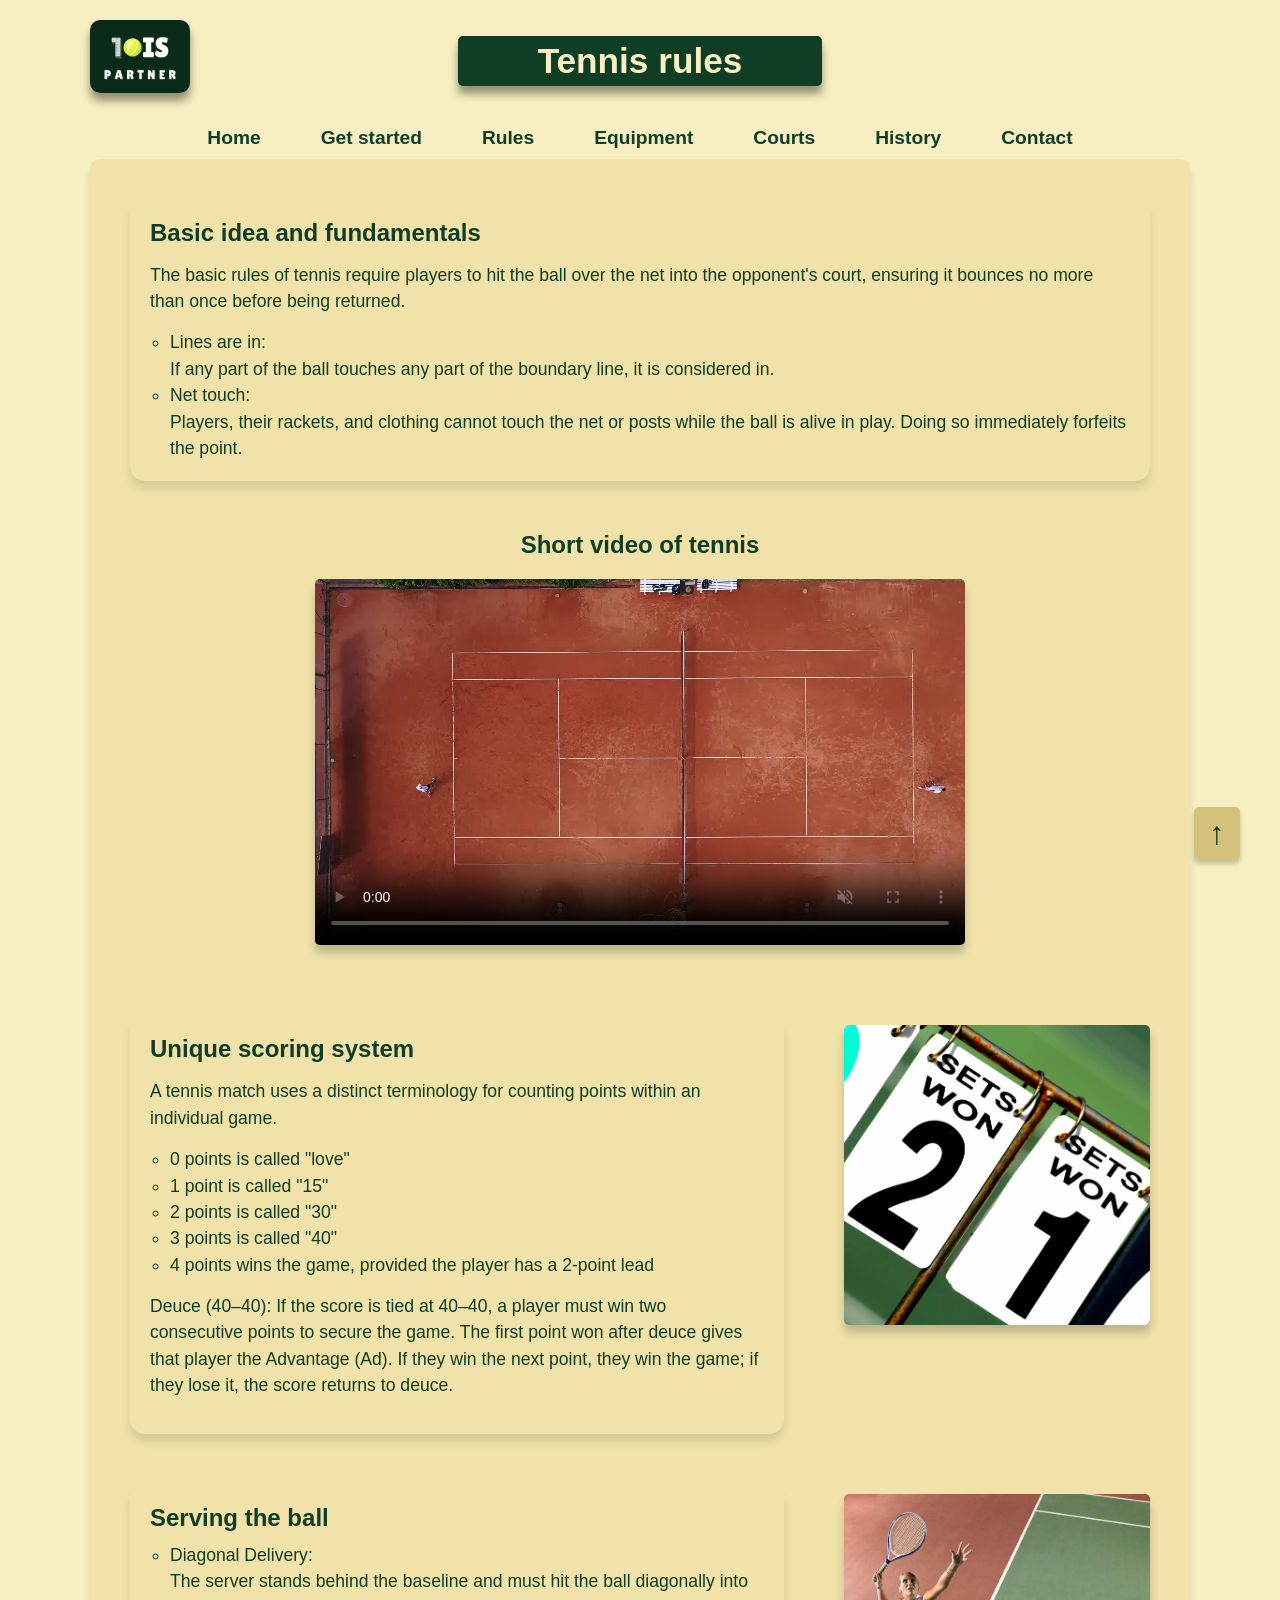
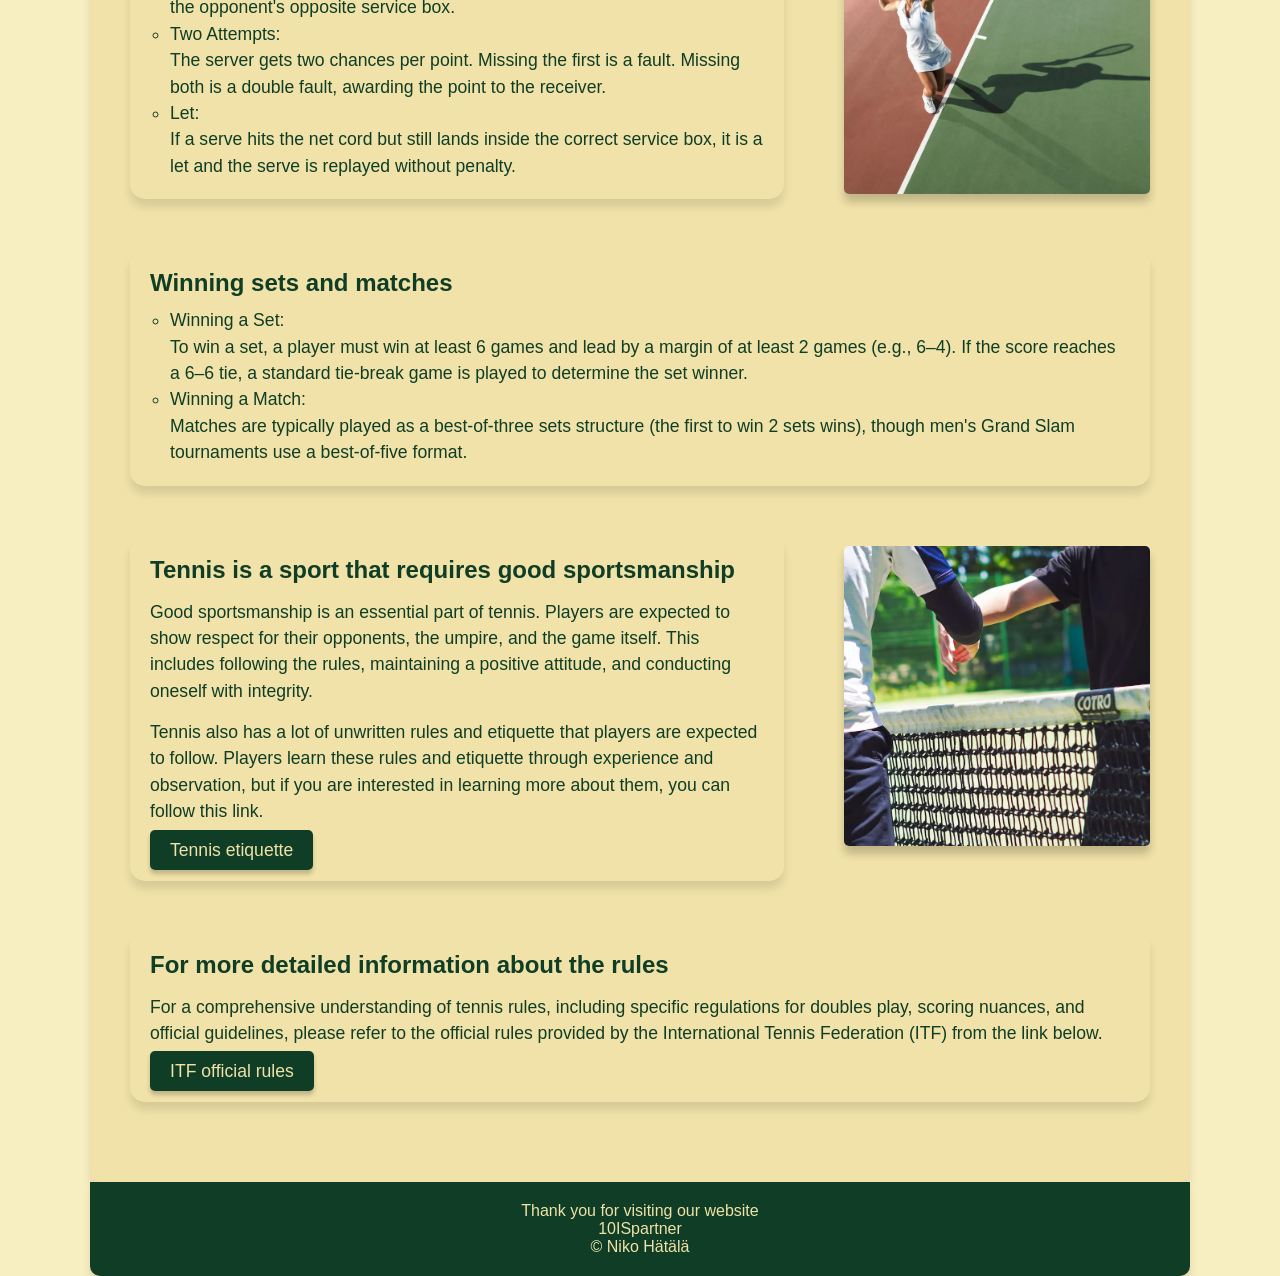
<file: rules.html>
<!DOCTYPE html>
<html lang="en">

<head>
    <meta charset="UTF-8">
    <meta name="viewport" content="width=device-width, initial-scale=1.0">
    <title>10ISpartner - Tennis rules</title>
    <link rel="stylesheet" href="css/styles.css">
    <link rel="icon" href="images/logos/favicon.svg" type="image/svg+xml">
</head>

<body>
    <header class="header">
        <!-- MENU TOGGLE -->
        <input type="checkbox" id="open-menu" class="menu-toggle">
        <!-- HEADER AND LOGO -->
        <div class="stackedlogo-container">
            <a class="stackedlogo-link" href="index.html">
                <img class="stackedlogo" src="images/logos/stackedlogodark.png" alt="tennispartner icon" width="1100" height="799">
            </a>
            <!-- HAMBURGER MENU ICON -->
            <label for="open-menu" class="menu-icon">&#9776;</label>
            <h1>Tennis rules</h1>
        </div>

        <!-- NAVIGATION -->
        <section class="navbar">
            <nav>
                <ul>
                    <li><a href="index.html">Home</a></li>
                    <li><a href="getstarted.html">Get started</a></li>
                    <li><a href="rules.html">Rules</a></li>
                    <li><a href="equipment.html">Equipment</a></li>
                    <li><a href="courts.html">Courts</a></li>
                    <li><a href="history.html">History</a></li>
                    <li><a href="contact.html">Contact</a></li>
                </ul>
            </nav>
        </section>
    </header>

    <!-- MAIN -->
    <main class="container">
        <article>
            <!-- BASIC IDEA -->
            <section class="intro">
                <div class="intro-text">
                    <h2>Basic idea and fundamentals</h2>
                    <p>The basic rules of tennis require players to hit the ball over the net into the opponent's court,
                        ensuring it bounces no more than once before being returned.
                    </p>
                    <ul>
                        <li>Lines are in: <br>
                            If any part of the ball touches any part of the boundary line, it is considered in.</li>
                        <li>Net touch: <br>
                            Players, their rackets, and clothing cannot touch the net or posts while the ball is alive
                            in play. Doing so immediately forfeits the point.</li>
                    </ul>
                </div>
            </section>

            <!-- TENNIS VIDEO -->
            <section class="video-container">
                <div class="video-div">
                    <h2>Short video of tennis</h2>
                    <video class="video" controls muted playsinline preload="metadata"
                        aria-label="Short video of tennis from up-down view"
                        poster="images/rules-images/tennis-thumbnail-650.webp" width="650" height="336">
                        <source src="media/tennis-2560.mp4" type="video/mp4" width="2560" height="1440">
                    </video>
                </div>
            </section>

            <!-- SCORING SYSTEM -->
            <section class="basic">
                <div class="basic-text">
                    <h2>Unique scoring system</h2>
                    <p>A tennis match uses a distinct terminology for counting points within an individual game.</p>
                    <ul>
                        <li>0 points is called "love"</li>
                        <li>1 point is called "15"</li>
                        <li>2 points is called "30"</li>
                        <li>3 points is called "40"</li>
                        <li>4 points wins the game, provided the player has a 2-point lead</li>
                    </ul>
                    <p>Deuce (40–40): If the score is tied at 40–40, a player must win two consecutive points to secure
                        the game.
                        The first point won after deuce gives that player the Advantage (Ad). If they win the next
                        point,
                        they win the game; if they lose it, the score returns to deuce.
                    </p>
                </div>
                <img class="basic-img" src="images/rules-images/points-1920.webp" alt="tennis scoreboard" loading="lazy"
                    width="1920" height="1280">
            </section>

            <!-- SERVING -->
            <section class="basic">
                <div class="basic-text">
                    <h2>Serving the ball</h2>
                    <ul>
                        <li>Diagonal Delivery: <br>
                            The server stands behind the baseline and must hit the ball diagonally into the opponent's
                            opposite service box.</li>
                        <li>Two Attempts: <br>
                            The server gets two chances per point. Missing the first is a fault. Missing both is a
                            double fault, awarding the point to the receiver.</li>
                        <li>Let: <br>
                            If a serve hits the net cord but still lands inside the correct service box, it is a let and
                            the serve is replayed without penalty.</li>
                    </ul>
                </div>
                <img class="basic-img" src="images/rules-images/serving-1920.webp" alt="player serving the ball"
                    width="1920" height="1441" loading="lazy">
            </section>

            <!-- WINNING -->
            <section class="basic">
                <div class="basic-text">
                    <h2>Winning sets and matches</h2>
                    <ul>
                        <li>Winning a Set: <br>
                            To win a set, a player must win at least 6 games and lead by a margin of at least 2 games
                            (e.g., 6–4). If the score reaches a 6–6 tie, a standard tie-break game is played to
                            determine the set winner.</li>
                        <li>Winning a Match: <br>
                            Matches are typically played as a best-of-three sets structure (the first to win 2 sets
                            wins), though men's Grand Slam tournaments use a best-of-five format.</li>
                    </ul>
                </div>
            </section>

            <!-- GOOD SPORTSMANSHIP -->
            <section class="basic">
                <div class="basic-text">
                    <h2>Tennis is a sport that requires good sportsmanship</h2>
                    <p>
                        Good sportsmanship is an essential part of tennis. Players are expected to show respect for
                        their
                        opponents, the umpire, and the game itself. This includes following the rules, maintaining a
                        positive attitude, and conducting oneself with integrity.
                    </p>
                    <p>
                        Tennis also has a lot of unwritten rules and etiquette that players are expected to follow.
                        Players learn these rules and etiquette through experience and observation,
                        but if you are interested in learning more about them, you can follow this link.
                    </p>
                    <a class="weblink-button"
                        href="https://www.beaumontetiquette.com/post/tennis-etiquette-the-unwritten-rules-of-the-court"
                        target="_blank">Tennis etiquette</a>
                </div>
                <img class="basic-img" src="images/rules-images/gentlemans-960.webp" alt="players shaking hands"
                    width="960" height="745" loading="lazy">
            </section>

            <!-- DETAILED RULES -->
            <section class="basic">
                <div class="basic-text">
                    <h2>For more detailed information about the rules</h2>
                    <p>
                        For a comprehensive understanding of tennis rules, including specific regulations for doubles
                        play, scoring nuances, and official guidelines, please refer to the official rules provided by
                        the International Tennis Federation (ITF) from the link below.
                    </p>
                    <a class="weblink-button"
                        href="https://www.itftennis.com/en/about-us/governance/rules-and-regulations/"
                        target="_blank">ITF official rules</a>
                </div>
            </section>
        </article>
    </main>

    <!-- FOOTER -->
    <footer class="footer">
        <p>Thank you for visiting our website</p>
        <p>10ISpartner</p>
        <p>&copy; Niko Hätälä</p>
    </footer>

    <!-- BACK TO TOP BUTTON -->
    <a href="#" class="back-to-top" aria-label="Back to top">↑</a>
</body>

</html>
</file>
<file: css/styles.css>
/* SEE LOWER PARTS OF THE FILE FOR SPECIFIC STYLES FOR OTHER PAGES */

/* BASIC STYLE */
* {
    box-sizing: border-box;
    margin: 0;
    padding: 0;
}

body {
    background-color: #F7EFC1;
    font-family: Inter, Arial, Helvetica, sans-serif;
    color: #0F3D26;
}

/* HEADINGS FONTS */
h1,
h2,
h3 {
    font-family: Rubik, Arial, Helvetica, sans-serif;
}

/* HEADER */
.header {
    width: 90%;
    max-width: 1100px;
    display: flex;
    flex-direction: column;
    justify-content: center;
    margin: 20px auto 0 auto;
    align-items: center;
}

/* INDEX LOGO AND H1 */
.logo {
    width: 100%;
    height: auto;
    border-radius: 10px;
    box-shadow: 0 8px 8px rgba(0, 0, 0, 0.4);
    margin-bottom: 10px;
}

.header h1 {
    font-size: 2.5rem;
    margin-top: 15px;
    margin-bottom: 10px;
}

/* STACKED LOGO AND H1 FOR OTHER PAGES */
.stackedlogo-container {
    display: grid;
    grid-template-columns: 1fr auto 1fr;
    width: 100%;
    max-width: 1100px;
    margin-bottom: 10px;
}

.stackedlogo-link {
    grid-column: 1;
}

.stackedlogo {
    align-self: start;
    width: 100px;
    height: auto;
    border-radius: 10px;
    box-shadow: 0 8px 8px rgba(0, 0, 0, 0.4);
    margin-right: 20px;
}

.stackedlogo-container h1 {
    font-size: 2.2rem;
    padding: 5px 80px 5px 80px;
    background-color: #0F3D26;
    color: #F7EFC1;
    border-radius: 5px;
    box-shadow: 0 8px 8px rgba(0, 0, 0, 0.4);
    align-self: center;
}

/* HIDE MENU ICON BY DEFAULT */
.index-menu-icon,
.index-menu-toggle {
    display: none;
}

.menu-icon,
.menu-toggle {
    display: none;
}

/* NAVBAR */
.navbar {
    margin-top: 10px;
}

.navbar ul {
    display: flex;
    flex-wrap: wrap;
    justify-content: center;
    list-style: none;
}

.navbar li {
    margin: 10px 30px;
    color: #0F3D26;
    font-size: 1.2rem;
    font-weight: bold;
    transition: transform 0.2s ease, color 0.2s ease;
}

.navbar li:hover {
    transform: scale(1.1);
}

nav a {
    text-decoration: none;
    color: #0F3D26;
}

/* MAIN */
.container {
    width: 90%;
    max-width: 1100px;
    margin: 0 auto;
    background-color: #F0E2A8;
    padding: 40px 40px 80px 40px;
    border-radius: 10px;
    box-shadow: 0 8px 8px rgba(0, 0, 0, 0.1);
}

/* INTRO */
.intro {
    display: flex;
    align-items: stretch;
    gap: 60px;
}

.intro-text {
    flex: 1;
    padding: 20px;
    border-radius: 15px;
    box-shadow: 0 8px 8px rgba(0, 0, 0, 0.1);
}

.intro-text h2 {
    font-size: 1.5rem;
    margin-bottom: 10px;
}

.intro-text p {
    font-size: 1.1rem;
    line-height: 1.5;
    margin: 15px 0;
}

.weblink-button {
    font-family: Inter, Arial, Helvetica, sans-serif;
    font-size: 1.1rem;
    text-decoration: none;
    color: #F0E2A8;
    padding: 10px 20px;
    border-radius: 5px;
    background-color: #0F3D26;
    box-shadow: 0 4px 4px rgba(0, 0, 0, 0.2);
    transition: background-color 0.3s ease, color 0.3s ease;
}

.weblink-button:hover {
    background-color: #d4c27a;
    color: #0F3D26;
}

.intro-text ul {
    list-style-type: circle;
    font-size: 1.1rem;
    line-height: 1.5;
    padding-left: 20px;
    margin-top: 10px;
}

/* REASONS TO PLAY CAROUSEL */
.carousel-container {
    width: 80%;
    margin: 0 auto;
    margin-top: 40px;
    border-radius: 15px;
    padding: 20px;
    box-shadow: 0 8px 8px rgba(0, 0, 0, 0.1);
}

.carousel-container h2 {
    font-size: 1.5rem;
    text-align: center;
}

.carousel {
    margin-top: 30px;
    display: flex;
    flex-wrap: nowrap;
    overflow-x: auto;
    gap: 20px;
    scroll-snap-type: x proximity;
    scroll-behavior: smooth;
    scrollbar-width: none;
}

.carousel-item {
    flex: 0 0 auto;
    scroll-snap-align: center;
    overflow: hidden;
    margin: 0 10px;
}

.carousel-item img {
    width: 100%;
    height: 300px;
    display: block;
    object-fit: cover;
    border-radius: 8px;
}

.carousel-item figcaption {
    text-align: center;
    padding: 10px;
    font-size: 1.1rem;
}

.carousel-nav {
    display: flex;
    justify-content: center;
    gap: 10px;
    margin-top: 10px;
}

.carousel-nav a {
    width: 12px;
    height: 12px;
    background-color: #0F3D26;
    border-radius: 50%;
    display: inline-block;
    transition: background-color 0.3s ease;
}

.carousel-nav a:focus-visible {
    outline: 2px solid currentColor;
    outline-offset: 2px;
}

.carousel-nav a:hover {
    background-color: #F0E2A8;
}

/* BASIC SECTION */
.basic {
    display: flex;
    align-items: stretch;
    gap: 60px;
    margin-top: 50px;
}

.basic-text {
    flex: 1;
    padding: 20px;
    border-radius: 15px;
    box-shadow: 0 8px 8px rgba(0, 0, 0, 0.1);
}

.basic-text h2 {
    font-size: 1.5rem;
    margin-bottom: 10px;
}

.basic-text p {
    font-size: 1.1rem;
    line-height: 1.5;
    margin: 15px 0;
}

.basic-text ul {
    list-style-type: circle;
    font-size: 1.1rem;
    line-height: 1.5;
    padding-left: 20px;
    margin-top: 10px;
}

.basic blockquote {
    font-weight: bold;
    margin-top: 15px;
    padding-left: 25px;
    border-left: 4px solid #0F3D26;
    margin-bottom: 30px;
}

/* TOURNAMENT TABLE */
.table {
    width: 100%;
    border: 1px solid #0F3D26;
    border-collapse: collapse;
    margin-top: 20px;
}

.table th,
.table td {
    border: 1px solid #0F3D26;
    padding: 10px;
    text-align: left;
}

.table th {
    background-color: #d4c27a;
    color: #0F3D26;
}

/* FOOTER */
.footer {
    margin: 0 auto;
    width: 90%;
    max-width: 1100px;
    text-align: center;
    padding: 20px;
    background-color: #0F3D26;
    color: #F0E2A8;
    font-family: Inter, Arial, Helvetica, sans-serif;
    box-shadow: 0 8px 8px rgba(0, 0, 0, 0.1);
    border-radius: 0 0 10px 10px;
}

/* IMAGE STYLES */
.basic-img {
    display: block;
    width: 30%;
    height: auto;
    max-height: 300px;
    margin-top: 10px;
    object-fit: cover;
    border-radius: 5px;
    box-shadow: 0 8px 8px rgba(0, 0, 0, 0.2);
}

.vector-img {
    display: block;
    width: 30%;
    margin-top: 10px;
    height: auto;
    max-height: 300px;
    object-fit: contain;
}

/* VIDEO */
.video-container {
    display: flex;
    align-items: center;
    justify-content: center;
    margin-top: 50px;
    text-align: center;
}

.video-div h2 {
    font-size: 1.5rem;
    margin-bottom: 20px;
}

.video {
    display: block;
    width: 100%;
    max-width: 700px;
    height: auto;
    margin: 0 auto 20px auto;
    border-radius: 5px;
    box-shadow: 0 8px 8px rgba(0, 0, 0, 0.2);
}

/* BACK TO TOP BUTTON */
.back-to-top {
    position: fixed;
    bottom: 40px;
    right: 40px;
    background-color: #d4c27a;
    color: #0F3D26;
    text-decoration: none;
    font-size: 2rem;
    padding: 8px 15px;
    border-radius: 5px;
    box-shadow: 0 4px 4px rgba(0, 0, 0, 0.2);
    transition: background-color 0.3s ease, color 0.3s ease;
}

.back-to-top:hover {
    transition: background-color 0.3s ease, color 0.3s ease;
    transform: translateY(-5px);
}

/* CONTACT BUTTONS */
.contact-buttons {
    display: flex;
    justify-content: center;
    margin-top: 40px;
}

.contact-buttons a {
    margin: 0 20px;
}

/* CONTACT FORM */
.form {
    display: flex;
    flex-direction: column;
    align-items: center;
    margin: 50px auto 20px auto;
}

.form form {
    width: 100%;
    max-width: 500px;
}

.required {
    color: #8b0000;
    font-size: 1.1rem;
    margin-left: 5px;
    font-weight: bold;
}

.form fieldset {
    max-width: 400px;
    font-family: Inter, Arial, Helvetica, sans-serif;
    border: none;
    padding: 20px;
    margin: 0 auto;
    width: 100%;
    min-width: 0;
    background-color: #d4c27a;
    border-radius: 15px;
    box-shadow: 0 16px 16px rgba(0, 0, 0, 0.2);
    color: #0F3D26;
}

.form fieldset h2 {
    font-size: 1.5rem;
    margin-bottom: 10px;
    text-align: center;
    color: #0F3D26;
}

form fieldset p {
    font-size: 1.1rem;
    margin-bottom: 20px;
    text-align: center;
    color: #0F3D26;
}

.form-field {
    display: flex;
    font-size: 1.1rem;
    flex-direction: column;
    margin-bottom: 10px;
}

.form-field label {
    margin-bottom: 5px;
    padding-left: 5px;
    color: #0F3D26;
}

.form-field input,
.form-field textarea,
.form-field select {
    width: 100%;
    max-width: 400px;
    padding: 5px;
    border: 1px solid #0F3D26;
    border-radius: 5px;
    font-size: 1.1rem;
    font-family: Inter, Arial, Helvetica, sans-serif;
    background-color: #F7EFC1;
    color: #0F3D26;
}

.form-field input:focus,
.form-field textarea:focus,
.form-field select:focus {
    outline: none;
    border-color: #0F3D26;
    box-shadow: 0 0 5px rgba(15, 61, 38, 0.5);
}

.checkbox {
    font-size: 1.1rem;
    display: flex;
    align-items: center;
    user-select: none;
}

.checkbox:hover {
    color: #F7EFC1;
}

.checkbox input {
    accent-color: #0F3D26;
}

.checkbox label {
    margin-left: 10px;
    cursor: pointer;
}

input:user-invalid,
textarea:user-invalid,
select:user-invalid {
    border: 2px solid red;
}

.form-buttons {
    display: flex;
    justify-content: center;
    margin-top: 20px;
    gap: 30px;
}

.submit-button,
.reset-button {
    font-size: 1.1rem;
    padding: 5px 10px;
    background-color: #0F3D26;
    color: #F7EFC1;
    border: none;
    border-radius: 5px;
    cursor: pointer;
}

.submit-button:hover,
.reset-button:hover {
    background-color: #F7EFC1;
    color: #0F3D26;
    transition: background-color 0.3s ease, color 0.3s ease;
}

/* MEDIA QUERIES */
@media (max-width: 1050px) {

    /* STACKED LOGO AND H1 FOR OTHER PAGES */
    .stackedlogo-container {
        grid-template-columns: auto 1fr auto;
        grid-template-rows: auto auto;
        align-items: center;
        gap: 10px;
        padding: 10px;
    }

    .stackedlogo-container h1 {
        font-size: 1.8rem;
        padding: 10px 0;
        grid-row: 2;
        grid-column: 1 / -1;
        max-width: 450px;
        width: 100%;
        margin: 0 auto;
        text-align: center;
    }

    .stackedlogo {
        width: 100px;
        margin-left: 0;
        grid-row: 1;
        grid-column: 1;
    }

    /* NAV AND HAMBURGER MENU FOR INDEX */
    .index-menu-toggle {
        display: block;
        position: absolute;
        width: 1px;
        height: 1px;
        opacity: 0;
    }

    .index-menu-icon {
        display: block;
        padding: 10px 10px;
        background-color: #0F3D26;
        color: #F7EFC1;
        align-self: end;
        margin-bottom: 20px;
        border-radius: 5px;
        font-size: 1.8rem;
        cursor: pointer;
        grid-row: 1;
        grid-column: 3;
        justify-self: end;
    }

    .index-menu-toggle:checked~.navbar {
        display: block;
    }

    .navbar {
        display: none;
    }

    .navbar nav ul {
        display: flex;
        flex-direction: column;
        gap: 0;
        list-style: none;
        align-items: center;
        margin-bottom: 20px;
    }

    /* NAV AND HAMBURGER MENU FOR OTHER PAGES */
    .menu-toggle {
        display: block;
        position: absolute;
        width: 1px;
        height: 1px;
        opacity: 0;
    }

    .menu-icon {
        display: block;
        padding: 10px 10px;
        background-color: #0F3D26;
        color: #F7EFC1;
        border-radius: 5px;
        font-size: 1.8rem;
        cursor: pointer;
        grid-row: 1;
        grid-column: 3;
        justify-self: end;
    }

    .menu-toggle:checked~.navbar {
        display: block;
    }
}

@media (max-width: 900px) {

    /* STACKED LOGO AND H1 FOR OTHER PAGES */
    .stackedlogo-container h1 {
        padding: 10px
    }

    .stackedlogo {
        width: 100px;
        margin-left: 0;
    }

    /* INTRO, BASIC SECTIONS AND IMAGES */
    .intro,
    .basic {
        flex-direction: column;
        gap: 20px;
    }

    .carousel-container {
        width: 100%;
    }

    .carousel-item img {
        height: 200px;
    }

    .basic-img {
        width: 70%;
        align-self: center;
        height: 300px;
        object-fit: cover;
    }

    .vector-img {
        width: 70%;
        align-self: center;
        height: 300px;
        object-fit: scale-down;
    }
}

@media (max-width: 600px) {

    /* BODY AND MAIN */
    .header h1 {
        font-size: 2rem;
    }

    .container {
        padding: 10px 10px 60px 10px;
    }

    /* STACKED LOGO AND H1 FOR OTHER PAGES */
    .stackedlogo-container {
        grid-template-columns: auto 1fr auto;
        grid-template-rows: auto auto;
        align-items: center;
        gap: 10px;
        padding: 10px;
    }

    .stackedlogo-container h1 {
        font-size: 1.8rem;
        padding: 10px 0;
        grid-row: 2;
        grid-column: 1 / span 3;
        text-align: center;
    }

    .stackedlogo {
        width: 100px;
        margin-left: 0;
        grid-row: 1;
        grid-column: 1;
    }

    /* NAV AND HAMBURGER MENU FOR INDEX */
    .index-menu-toggle {
        display: block;
        position: absolute;
        width: 1px;
        height: 1px;
        opacity: 0;
    }

    .index-menu-icon {
        display: block;
        padding: 10px 10px;
        background-color: #0F3D26;
        color: #F7EFC1;
        align-self: end;
        margin-bottom: 20px;
        border-radius: 5px;
        font-size: 1.8rem;
        cursor: pointer;
        grid-row: 1;
        grid-column: 3;
        justify-self: end;
    }

    .index-menu-toggle:checked~.navbar {
        display: block;
    }

    .navbar {
        display: none;
    }

    .navbar nav ul {
        display: flex;
        flex-direction: column;
        gap: 0;
        list-style: none;
        align-items: center;
        margin-bottom: 20px;
    }

    /* NAV AND HAMBURGER MENU FOR OTHER PAGES */
    .menu-toggle {
        display: block;
        position: absolute;
        width: 1px;
        height: 1px;
        opacity: 0;
    }

    .menu-icon {
        display: block;
        padding: 10px 10px;
        background-color: #0F3D26;
        color: #F7EFC1;
        border-radius: 5px;
        font-size: 1.8rem;
        cursor: pointer;
        grid-row: 1;
        grid-column: 3;
        justify-self: end;
    }

    .menu-toggle:checked~.navbar {
        display: block;
    }

    /* INTRO, BASIC SECTIONS AND IMAGES */
    .intro,
    .basic {
        padding: 10px;
    }

    .carousel-container {
        width: 95%;
        padding: 10px;
    }

    .carousel-item img {
        height: 150px;
    }

    .basic-img {
        width: 90%;
        height: 250px;
        align-self: center;
    }

    .vector-img {
        height: 250px;
        width: 80%;
        align-self: center;
        object-fit: scale-down;
    }

    .table {
        font-size: 0.9rem;
    }

    .contact-buttons a {
        margin: 10px 15px;
        text-align: center;
        padding: 15px 15px;
    }

    .checkbox label {
        min-width: 0;
    }

    .back-to-top {
        bottom: 20px;
        right: 20px;
    }
}
</file>
